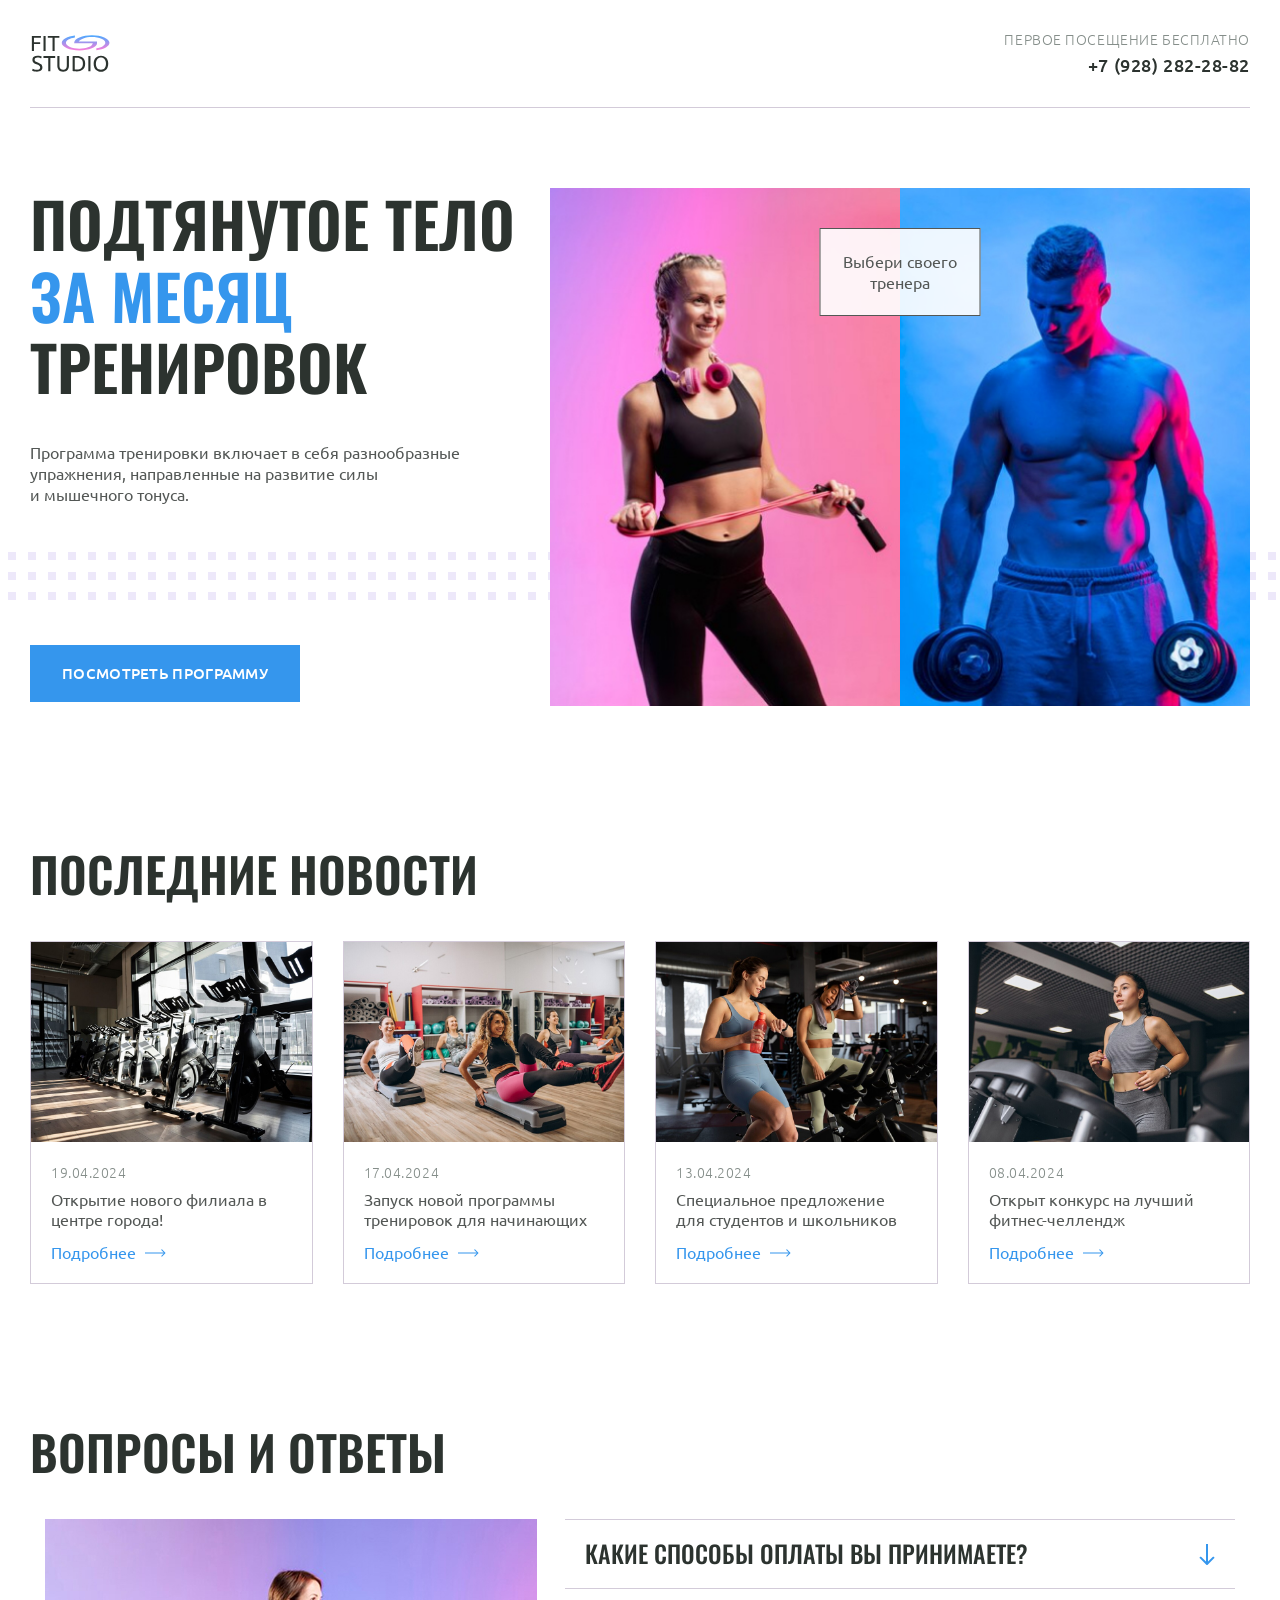
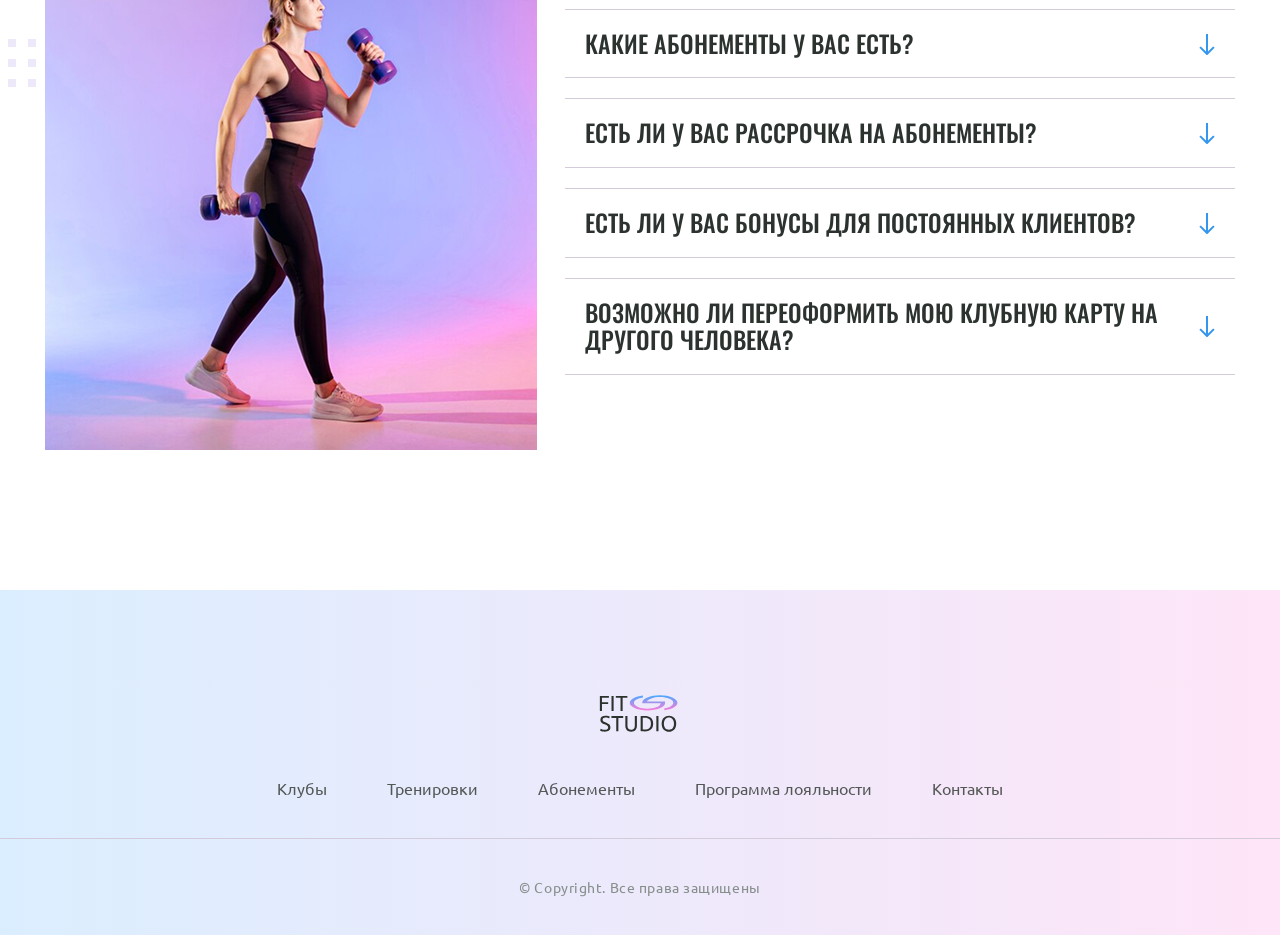
<file: index.html>
<!doctype html>
<html lang="ru" class="home-page">
  <head>
    <meta charset="UTF-8" />
    <meta name="viewport" content="width=device-width, initial-scale=1.0" />
    <title>Fit Studio - Главная</title>
    <link
      rel="icon"
      href="./images/icons/favicon-icon.svg"
      type="image/svg+xml"
      sizes="128x128"
    />
    <link rel="stylesheet" href="./css/normalaize.css" />
    <link rel="stylesheet" href="./css/fonts.css" />
    <link rel="stylesheet" href="./css/globals.css" />
    <link rel="stylesheet" href="./css/header.css" />
    <link rel="stylesheet" href="./css/index.css" />
    <link rel="stylesheet" href="./css/footer.css" />
  </head>
  <body>
    <header class="header">
      <div class="container">
        <div class="header-inner">
          <a href="/"
            ><img
              src="./images/icons/logo-icon.svg"
              width="84"
              height="45"
              alt="Логотип Fit Studio"
          /></a>
          <div class="phone text-sub">
            <p>Первое посещение бесплатно</p>
            <a href="tel:+79282822882">+7 (928) 282-28-82</a>
          </div>
        </div>
      </div>
    </header>
    <section class="hero section decor">
      <div class="container hero-container">
        <div class="hero-info">
          <h1>Подтянутое тело <strong>за месяц</strong> тренировок</h1>
          <p class="text">
            Программа тренировки включает в себя разнообразные упражнения,
            направленные на развитие силы и мышечного тонуса.
          </p>
          <a href="#" class="button">Посмотреть программу</a>
        </div>
        <div class="hero-images">
          <p class="hero-choose text">Выбери своего тренера</p>
          <img
            src="./images/sporty-woman-img.jpg"
            width="347"
            height="513"
            alt="Спортивная девушка держит в руках скакалку"
          />
          <img
            src="./images/sporty-man-img.jpg"
            width="353"
            height="513"
            alt="Спортивный мужчина держит в руках гантели"
          />
        </div>
      </div>
    </section>
    <section class="news section">
      <div class="container">
        <h2 class="title-large">Последние новости</h2>
        <div class="news-container">
          <article class="news-article">
            <header>
              <img
                src="./images/news/lastet-news-1.jpg"
                width="284"
                height="203"
                alt="Велотренажеры в спортзале"
              />
              <div class="news-info">
                <time class="news-date text-sub" datetime="2024-04-19"
                  >19.04.2024</time
                >
                <h3 class="text">Открытие нового филиала в центре города!</h3>
              </div>
            </header>
            <footer>
              <a class="news-link" href="article.html">Подробнее</a>
            </footer>
          </article>
          <article class="news-article">
            <header>
              <img
                src="./images/news/lastet-news-2.jpg"
                width="284"
                height="203"
                alt="Группа женщин занимается спортом"
              />
              <div class="news-info">
                <time class="news-date text-sub" datetime="2024-04-17"
                  >17.04.2024</time
                >
                <h3 class="text">
                  Запуск новой программы тренировок для начинающих
                </h3>
              </div>
            </header>
            <footer>
              <a class="news-link" href="article.html">Подробнее</a>
            </footer>
          </article>
          <article class="news-article">
            <header>
              <img
                src="./images/news/lastet-news-3.jpg"
                width="284"
                height="203"
                alt="Две женщины на велотренажерах"
              />
              <div class="news-info">
                <time class="news-date text-sub" datetime="2024-04-13"
                  >13.04.2024</time
                >
                <h3 class="text">
                  Специальное предложение для студентов и школьников
                </h3>
              </div>
            </header>
            <footer>
              <a class="news-link" href="article.html">Подробнее</a>
            </footer>
          </article>
          <article class="news-article">
            <header>
              <img
                src="./images/news/lastet-news-4.jpg"
                width="284"
                height="203"
                alt="Женщина бежит по беговой дорожке"
              />
              <div class="news-info">
                <time class="news-date text-sub" datetime="2024-04-08"
                  >08.04.2024</time
                >
                <h3 class="text">Открыт конкурс на лучший фитнес-челлендж</h3>
              </div>
            </header>
            <footer>
              <a class="news-link" href="article.html">Подробнее</a>
            </footer>
          </article>
        </div>
      </div>
    </section>
    <section class="faq section decor">
      <div class="container">
        <h2 class="title-large">Вопросы и ответы</h2>
        <div class="faq-container container">
          <img
            src="./images/sporty-woman-2-img.jpg"
            alt="Спортивная девушка с гантелями"
            width="492"
            height="531"
          />
          <div class="faq-wrapper">
            <details name="faq">
              <summary class="title-medium">Какие способы оплаты вы принимаете?</summary>
              <p class="text">
                Наш сайт подключен к интернет-эквайрингу, и вы можете оплатить товар
                или услугу банковской картой Visa, MasterCard, Maestro и МИР. Также
                в наших клубах возможна наличная оплата при посещении фитнес-центра.
              </p>
            </details>
            <details name="faq">
              <summary class="title-medium">Какие абонементы у вас есть?</summary>
              <p class="text">
                Наш сайт подключен к интернет-эквайрингу, и вы можете оплатить товар
                или услугу банковской картой Visa, MasterCard, Maestro и МИР. Также
                в наших клубах возможна наличная оплата при посещении фитнес-центра.
              </p>
            </details>
            <details name="faq">
              <summary class="title-medium">Есть ли у вас рассрочка на абонементы?</summary>
              <p class="text">
                Наш сайт подключен к интернет-эквайрингу, и вы можете оплатить товар
                или услугу банковской картой Visa, MasterCard, Maestro и МИР. Также
                в наших клубах возможна наличная оплата при посещении фитнес-центра.
              </p>
            </details>
            <details name="faq">
              <summary class="title-medium">Есть ли у вас бонусы для постоянных клиентов?</summary>
              <p class="text">
                Наш сайт подключен к интернет-эквайрингу, и вы можете оплатить товар
                или услугу банковской картой Visa, MasterCard, Maestro и МИР. Также
                в наших клубах возможна наличная оплата при посещении фитнес-центра.
              </p>
            </details>
            <details name="faq">
              <summary class="title-medium">Возможно ли переоформить мою клубную карту на другого человека?</summary>
              <p class="text">
                Наш сайт подключен к интернет-эквайрингу, и вы можете оплатить товар
                или услугу банковской картой Visa, MasterCard, Maestro и МИР. Также
                в наших клубах возможна наличная оплата при посещении фитнес-центра.
              </p>
            </details>
          </div>
        </div>
      </div>
    </section>
    <footer class="footer">
      <div class="footer-top">
        <div class="container">
          <a class="footer-logo" href="/">
            <img
              src="./images/icons/logo-icon.svg"
              width="84"
              height="45"
              alt="Логотип Fit Studio"
            />
          </a>
          <nav class="menu">
            <ul>
              <li><a href="#">Клубы</a></li>
              <li><a href="#">Тренировки</a></li>
              <li><a href="#">Абонементы</a></li>
              <li><a href="#">Программа лояльности</a></li>
              <li><a href="#">Контакты</a></li>
            </ul>
          </nav>
        </div>
      </div>
      <div class="container">
        <p class="copyright">&copy; Copyright. Все права защищены</p>
      </div>
    </footer>
  </body>
</html>
</file>
<file: css/fonts.css>
@font-face {
  font-family: Ubuntu;
  src: local("Ubuntu"), url("Ubuntu-Light") format("woff2");
  src: url("../fonts/Ubuntu-Light.woff2");
  font-weight: 300;
  font-style: normal;
  font-display: swap;
}
@font-face {
  font-family: Ubuntu;
  src: local("Ubuntu"), url("Ubuntu-Regular") format("woff2");
  src: url("../fonts/Ubuntu-Regular.woff2");
  font-weight: 400;
  font-style: normal;
  font-display: swap;
}
@font-face {
  font-family: Ubuntu;
  src: local("Ubuntu"), url("Ubuntu-Medium") format("woff2");
  src: url("../fonts/Ubuntu-Medium.woff2");
  font-weight: 500;
  font-style: normal;
  font-display: swap;
}
@font-face {
  font-family: Oswald; 
  src: local("Oswald"), url("Oswald-Medium") format("woff2");
  src: url("../fonts/Oswald-Medium.woff2");
  font-weight: 500;
  font-style: normal;
  font-display: swap;
}
@font-face {
  font-family: Oswald;
  src: local("Oswald"), url("Oswald-SemiBold") format("woff2");
  src: url("../fonts/Oswald-SemiBold.woff2");
  font-weight: 600;
  font-style: normal;
  font-display: swap;
}
</file>
<file: css/globals.css>
html {
  font-family: Ubuntu, sans-serif;
}

*,
*::before,
*::after {
  -webkit-box-sizing: border-box;
          box-sizing: border-box;
}

body {
  display: -webkit-box;
  display: -ms-flexbox;
  display: flex;
  -webkit-box-orient: vertical;
  -webkit-box-direction: normal;
      -ms-flex-direction: column;
          flex-direction: column;
  min-width: 375px;
  min-height: 100vh;
}

h1,
h2,
h3,
h4,
h5,
h6,
p {
  margin: 0;
}

a {
  text-decoration: none;
}

img {
  max-width: 100%;
  height: auto;
  -o-object-fit: cover;
     object-fit: cover;
}

.container {
  max-width: 1250px;
  margin: 0 auto;
  padding: 0 15px;
}

.section {
  margin-bottom: 140px;
}

.text {
  font-weight: 400;
  font-size: 16px;
  line-height: 130%;
  color: #535755;
}

.button {
  display: inline-block;
  padding: 19px 32px;
  font-weight: 500;
  font-size: 15px;
  line-height: 130%;
  letter-spacing: 0.02em;
  text-transform: uppercase;
  text-align: center;
  color: #fff;
  background-color: #3596ed;
  -webkit-transition: all 0.2s;
  transition: all 0.2s;
}

.button:hover {
  opacity: 0.85;
}

.button:not(:disabled):active {
  background-color: #2677bd;
}

button.button:disabled {
  opacity: 0.65;
  cursor: default;
}

.title-large {
  font-family: Oswald, sans-serif;
  font-weight: 600;
  line-height: 115%;
  text-transform: uppercase;
  color: #2c332f;
  margin-bottom: 40px;
  max-width: 596px;
  font-size: 48px;
}

.title-medium {
  font-family: Oswald, sans-serif;
  font-weight: 500;
  font-size: 24px;
  line-height: 115%;
  text-transform: uppercase;
  color: #2c332f;
}

.text-sub {
  font-weight: 300;
  font-size: 14px;
  letter-spacing: 0.04em;
  text-transform: uppercase;
  color: #858e8a;
}


.decor::before {
  content: "";
  position: absolute;
  z-index: -1;
  width: calc(50% - 250px);
  height: 48px;
  background: url("../images/icons/decor-icon.svg") repeat-x;
}

:focus-visible,
a:focus-visible,
.button:focus-visible {
  outline: 1px solid #3596ed;
  outline-offset: 1px;
}


/* диапазоны когда все тип топ4ик */
/* 1200px - 992px compik / planshet
768px - 576px wide phones
350px - 375px norm phones 
320px mini phones*/

/* ===========media=============== */

@media (width <= 992px) {
  .container {
    max-width: 768px;
  }
}

@media (width <= 768px) {
  .container {
    max-width: 576px;
  }

  .title-large {
    font-size: 40px;
    margin-bottom: 30px;  
  }

  .home-page .title-large {
    max-width: inherit;
    text-align: center;
  }

  .title-medium {
  font-size: 22px;
  }
}

@media (width <= 576px) {
  .section {
    margin-bottom: 80px;
  }

  .title-large {
    font-size: 32px;
  }

  .title-medium {
  font-size: 18px;
  }
}
</file>
<file: css/header.css>
.header-inner {
  display: -webkit-box;
  display: -ms-flexbox;
  display: flex;
  -webkit-box-pack: justify;
      -ms-flex-pack: justify;
          justify-content: space-between;
  -webkit-box-align: center;
      -ms-flex-align: center;
          align-items: center;
  padding: 30px 0;
  gap: 10px;
  border-bottom: 1px solid #d3cbd9;
}

.phone {
  text-align: right;
}

.phone p {
  margin-bottom: 8px;
}
.phone a {
  font-weight: 500;
  font-size: 18px;
  color: #2c332f;
  -webkit-transition: all .2s;
  transition: all .2s;
}

.phone a:hover {
  color: #3596ED;
}
</file>
<file: css/index.css>
.hero {
  position: relative;
  padding-top: 80px;
}

.hero::before {
  bottom: 106px;
  width: 100%;
}

.hero-container {
  display: -webkit-box;
  display: -ms-flexbox;
  display: flex;
  gap: 28px;
}

.hero-images {
  display: -webkit-box;
  display: -ms-flexbox;
  display: flex;
}

.hero h1 {
  margin-bottom: 40px;
  font-family: "Oswald", sans-serif;
  font-weight: 600;
  font-size: 62px;
  line-height: 115%;
  text-transform: uppercase;
  color: #2c332f;
}

.hero h1 strong {
  color: #3596ed;
  font-weight: 600;
}

.hero-info {
  max-width: 492px;
}

.hero-info .text {
  max-width: 440px;
  margin-bottom: 140px;
}

.hero-images {
  position: relative;
  display: -webkit-box;
  display: -ms-flexbox;
  display: flex;
}

.hero-choose {
  position: absolute;
  top: 40px;
  left: 50%;
  -webkit-transform: translateX(-50%);
      -ms-transform: translateX(-50%);
          transform: translateX(-50%);
  padding: 22px;
  max-width: 161px;
  text-align: center;
  border: 1px solid #535755;
  background-color: rgba(255, 255, 255, 0.9);
}

.news-article {
  display: -webkit-box;
  display: -ms-flexbox;
  display: flex;
  -webkit-box-orient: vertical;
  -webkit-box-direction: normal;
      -ms-flex-direction: column;
          flex-direction: column;

  /* для равномерного растяжения на адаптиве */
  -webkit-box-flex: 1;
      -ms-flex: 1 1 25%;
          flex: 1 1 25%; 

  max-width: 284px;
  background-color: #fff;
  border: 1px solid #d3cbd9;
  overflow: hidden;
}

.news-article img {
  display: block;
}

.news-info {
  padding: 20px 20px 0;
  margin-bottom: 12px;
}

.news-date {
  display: inline-block;
  margin-bottom: 8px;
}

.news-container {
  display: -webkit-box;
  display: -ms-flexbox;
  display: flex;
  gap: 30px;
}

.news-article footer {
  padding: 0 20px 20px;
  margin-top: auto;
}

.news-link {
  display: -webkit-inline-box;
  display: -ms-inline-flexbox;
  display: inline-flex;
  -webkit-box-align: center;
      -ms-flex-align: center;
          align-items: center;
  gap: 8px;
  font-weight: 400;
  font-size: 16px;
  line-height: 130%;
  color: #3596ed;
}

.news-link::after {
  content: "";
  display: inline-block;
  width: 22px;
  height: 9px;
  background-image: url("../images/icons/arrow-right-icon.svg");
  -webkit-transition: all .2s;
  transition: all .2s;
}

.news-link:hover::after {
  -webkit-transform: translateX(5px);
      -ms-transform: translateX(5px);
          transform: translateX(5px);
}

.faq {
  position: relative;
}

.faq::before {
  top: 215px;
}

.faq-container {
  display: -webkit-box;
  display: -ms-flexbox;
  display: flex;
  -webkit-box-align: start;
      -ms-flex-align: start;
          align-items: flex-start;
  gap: 28px;
}

details {
  margin-bottom: 20px;
  border-block: 1px solid #d3cbd9;
}

details:last-child {
  margin-bottom: 0;
}

details > p {
  padding: 0 20px 20px;
}

details[open] summary::after{
  -webkit-transform: rotate(180deg);
      -ms-transform: rotate(180deg);
          transform: rotate(180deg);
}

summary {
  padding: 20px;
  display: -webkit-box;
  display: -ms-flexbox;
  display: flex;
  -webkit-box-align: center;
      -ms-flex-align: center;
          align-items: center;
  -webkit-box-pack: justify;
      -ms-flex-pack: justify;
          justify-content: space-between;
  list-style: none;
  cursor: pointer;
}

summary::after {
  content: "";
  display: inline-block;

  /* чтобы при адаптиве не сжималось */
  -ms-flex-negative: 0;
      flex-shrink: 0;

  width: 17px;
  height: 22px;
  background: url("../images/icons/arrow-down-icon.svg") no-repeat center / cover;
}

summary::-webkit-details-marker {
  list-style: none;
}

/* ===========media=============== */

@media (width <= 1440px) {
  .hero-images img{
  width: 50%;
  }
}

@media (width <= 1250px) {
    /* =============== 3 section ========= */
  
  .faq::before {
    display: none;
  }

  .faq-container img {
    display: none;
  }

  .faq-container .faq-wrapper {
  width: 100%;
  }
}

@media (width <= 992px) {
  .hero::after {
    display: none;
  }

  .hero-container {
    -webkit-box-orient: vertical;
    -webkit-box-direction: normal;
        -ms-flex-direction: column;
            flex-direction: column;
    -webkit-box-align: center;
        -ms-flex-align: center;
            align-items: center;
  }

  .hero-info {
    text-align: center;
  }

  .hero h1 {
    margin-bottom: 30px;
    font-size: 52px;
  }

  .hero-info .text {
    margin-bottom: 30px;
    max-width: inherit;
  }

  /* =============== 2 section ========= */

  .news-container {
    -ms-flex-wrap: wrap;
        flex-wrap: wrap;
    -webkit-box-pack: center;
        -ms-flex-pack: center;
            justify-content: center;
    gap: 20px;
  }

  .news-article {
  -ms-flex-preferred-size: 50%;
      flex-basis: 50%;
  max-width: 350px;
  }

  .news-article img {
  width: 100%;
  }
}

@media (width <= 768px) {
  .hero h1 {
    font-size: 50px;
  }

  /* =============== 2 section ========= */

  .news-article {
  -ms-flex-preferred-size: 100%;
      flex-basis: 100%;
  max-width: 400px;
  }
}


@media (width <= 576px) {
  .hero {
  padding-top: 60px;
  }

  .hero-info {
    max-width: 410px;
  }
  
  .hero h1 {
    font-size: 42px;
  }

  .hero-choose {
  max-width: 125px;
  padding: 10px;
  font-size: 14px;
  }
}
</file>
<file: css/footer.css>
.footer {
  padding: 60px 0 40px;
  margin-top: auto;
  background-image: -webkit-gradient(
    linear,
    left top, right top,
    from(rgba(73, 169, 255, 0.2)),
    to(rgba(252, 124, 217, 0.2))
  );
  background-image: linear-gradient(
    90deg,
    rgba(73, 169, 255, 0.2) 0%,
    rgba(252, 124, 217, 0.2) 100%
  );
  text-align: center;
}

.footer-top {
  border-bottom: 1px solid #d3cbd9;
  padding: 40px;
  margin-bottom: 40px;
}

.footer-logo {
  display: inline-block;
  margin-bottom: 40px;
}

.menu ul {
  display: -webkit-box;
  display: -ms-flexbox;
  display: flex;
  -webkit-box-pack: center;
      -ms-flex-pack: center;
          justify-content: center;
  -webkit-box-align: center;
      -ms-flex-align: center;
          align-items: center;
  gap: 60px;
  list-style: none;
  margin: 0;
  padding: 0;
}

.menu a {
  font-weight: 400;
  font-size: 16px;
  line-height: 130%;
  color: #535755;
  -webkit-transition: all 0.2s;
  transition: all 0.2s;
}
.menu a:hover {
  color: #3596ed;
}

.copyright {
  font-weight: 400;
  font-size: 14px;
  letter-spacing: 0.04em;
  color: #858e8a;
}



@media (width <= 768px) {
  .menu ul {
    gap: 25px;
    -webkit-box-orient: vertical;
    -webkit-box-direction: normal;
        -ms-flex-direction: column;
            flex-direction: column;
  }
  .footer {
    padding-top: 40px;
  }
}
</file>
<file: css/normalaize.css>
/*! normalize.css v8.0.1 | MIT License | github.com/necolas/normalize.css */

/* Document
   ========================================================================== */

/**
 * 1. Correct the line height in all browsers.
 * 2. Prevent adjustments of font size after orientation changes in iOS.
 */

html {
  line-height: 1.15; /* 1 */
  -webkit-text-size-adjust: 100%; /* 2 */
}

/* Sections
   ========================================================================== */

/**
 * Remove the margin in all browsers.
 */

body {
  margin: 0;
}

/**
 * Render the `main` element consistently in IE.
 */

main {
  display: block;
}

/**
 * Correct the font size and margin on `h1` elements within `section` and
 * `article` contexts in Chrome, Firefox, and Safari.
 */

h1 {
  font-size: 2em;
  margin: 0.67em 0;
}

/* Grouping content
   ========================================================================== */

/**
 * 1. Add the correct box sizing in Firefox.
 * 2. Show the overflow in Edge and IE.
 */

hr {
  box-sizing: content-box; /* 1 */
  height: 0; /* 1 */
  overflow: visible; /* 2 */
}

/**
 * 1. Correct the inheritance and scaling of font size in all browsers.
 * 2. Correct the odd `em` font sizing in all browsers.
 */

pre {
  font-family: monospace, monospace; /* 1 */
  font-size: 1em; /* 2 */
}

/* Text-level semantics
   ========================================================================== */

/**
 * Remove the gray background on active links in IE 10.
 */

a {
  background-color: transparent;
}

/**
 * 1. Remove the bottom border in Chrome 57-
 * 2. Add the correct text decoration in Chrome, Edge, IE, Opera, and Safari.
 */

abbr[title] {
  border-bottom: none; /* 1 */
  text-decoration: underline; /* 2 */
  text-decoration: underline dotted; /* 2 */
}

/**
 * Add the correct font weight in Chrome, Edge, and Safari.
 */

b,
strong {
  font-weight: bolder;
}

/**
 * 1. Correct the inheritance and scaling of font size in all browsers.
 * 2. Correct the odd `em` font sizing in all browsers.
 */

code,
kbd,
samp {
  font-family: monospace, monospace; /* 1 */
  font-size: 1em; /* 2 */
}

/**
 * Add the correct font size in all browsers.
 */

small {
  font-size: 80%;
}

/**
 * Prevent `sub` and `sup` elements from affecting the line height in
 * all browsers.
 */

sub,
sup {
  font-size: 75%;
  line-height: 0;
  position: relative;
  vertical-align: baseline;
}

sub {
  bottom: -0.25em;
}

sup {
  top: -0.5em;
}

/* Embedded content
   ========================================================================== */

/**
 * Remove the border on images inside links in IE 10.
 */

img {
  border-style: none;
}

/* Forms
   ========================================================================== */

/**
 * 1. Change the font styles in all browsers.
 * 2. Remove the margin in Firefox and Safari.
 */

button,
input,
optgroup,
select,
textarea {
  font-family: inherit; /* 1 */
  font-size: 100%; /* 1 */
  line-height: 1.15; /* 1 */
  margin: 0; /* 2 */
}

/**
 * Show the overflow in IE.
 * 1. Show the overflow in Edge.
 */

button,
input { /* 1 */
  overflow: visible;
}

/**
 * Remove the inheritance of text transform in Edge, Firefox, and IE.
 * 1. Remove the inheritance of text transform in Firefox.
 */

button,
select { /* 1 */
  text-transform: none;
}

/**
 * Correct the inability to style clickable types in iOS and Safari.
 */

button,
[type="button"],
[type="reset"],
[type="submit"] {
  -webkit-appearance: button;
}

/**
 * Remove the inner border and padding in Firefox.
 */

button::-moz-focus-inner,
[type="button"]::-moz-focus-inner,
[type="reset"]::-moz-focus-inner,
[type="submit"]::-moz-focus-inner {
  border-style: none;
  padding: 0;
}

/**
 * Restore the focus styles unset by the previous rule.
 */

button:-moz-focusring,
[type="button"]:-moz-focusring,
[type="reset"]:-moz-focusring,
[type="submit"]:-moz-focusring {
  outline: 1px dotted ButtonText;
}

/**
 * Correct the padding in Firefox.
 */

fieldset {
  padding: 0.35em 0.75em 0.625em;
}

/**
 * 1. Correct the text wrapping in Edge and IE.
 * 2. Correct the color inheritance from `fieldset` elements in IE.
 * 3. Remove the padding so developers are not caught out when they zero out
 *    `fieldset` elements in all browsers.
 */

legend {
  box-sizing: border-box; /* 1 */
  color: inherit; /* 2 */
  display: table; /* 1 */
  max-width: 100%; /* 1 */
  padding: 0; /* 3 */
  white-space: normal; /* 1 */
}

/**
 * Add the correct vertical alignment in Chrome, Firefox, and Opera.
 */

progress {
  vertical-align: baseline;
}

/**
 * Remove the default vertical scrollbar in IE 10+.
 */

textarea {
  overflow: auto;
}

/**
 * 1. Add the correct box sizing in IE 10.
 * 2. Remove the padding in IE 10.
 */

[type="checkbox"],
[type="radio"] {
  box-sizing: border-box; /* 1 */
  padding: 0; /* 2 */
}

/**
 * Correct the cursor style of increment and decrement buttons in Chrome.
 */

[type="number"]::-webkit-inner-spin-button,
[type="number"]::-webkit-outer-spin-button {
  height: auto;
}

/**
 * 1. Correct the odd appearance in Chrome and Safari.
 * 2. Correct the outline style in Safari.
 */

[type="search"] {
  -webkit-appearance: textfield; /* 1 */
  outline-offset: -2px; /* 2 */
}

/**
 * Remove the inner padding in Chrome and Safari on macOS.
 */

[type="search"]::-webkit-search-decoration {
  -webkit-appearance: none;
}

/**
 * 1. Correct the inability to style clickable types in iOS and Safari.
 * 2. Change font properties to `inherit` in Safari.
 */

::-webkit-file-upload-button {
  -webkit-appearance: button; /* 1 */
  font: inherit; /* 2 */
}

/* Interactive
   ========================================================================== */

/*
 * Add the correct display in Edge, IE 10+, and Firefox.
 */

details {
  display: block;
}

/*
 * Add the correct display in all browsers.
 */

summary {
  display: list-item;
}

/* Misc
   ========================================================================== */

/**
 * Add the correct display in IE 10+.
 */

template {
  display: none;
}

/**
 * Add the correct display in IE 10.
 */

[hidden] {
  display: none;
}
</file>
